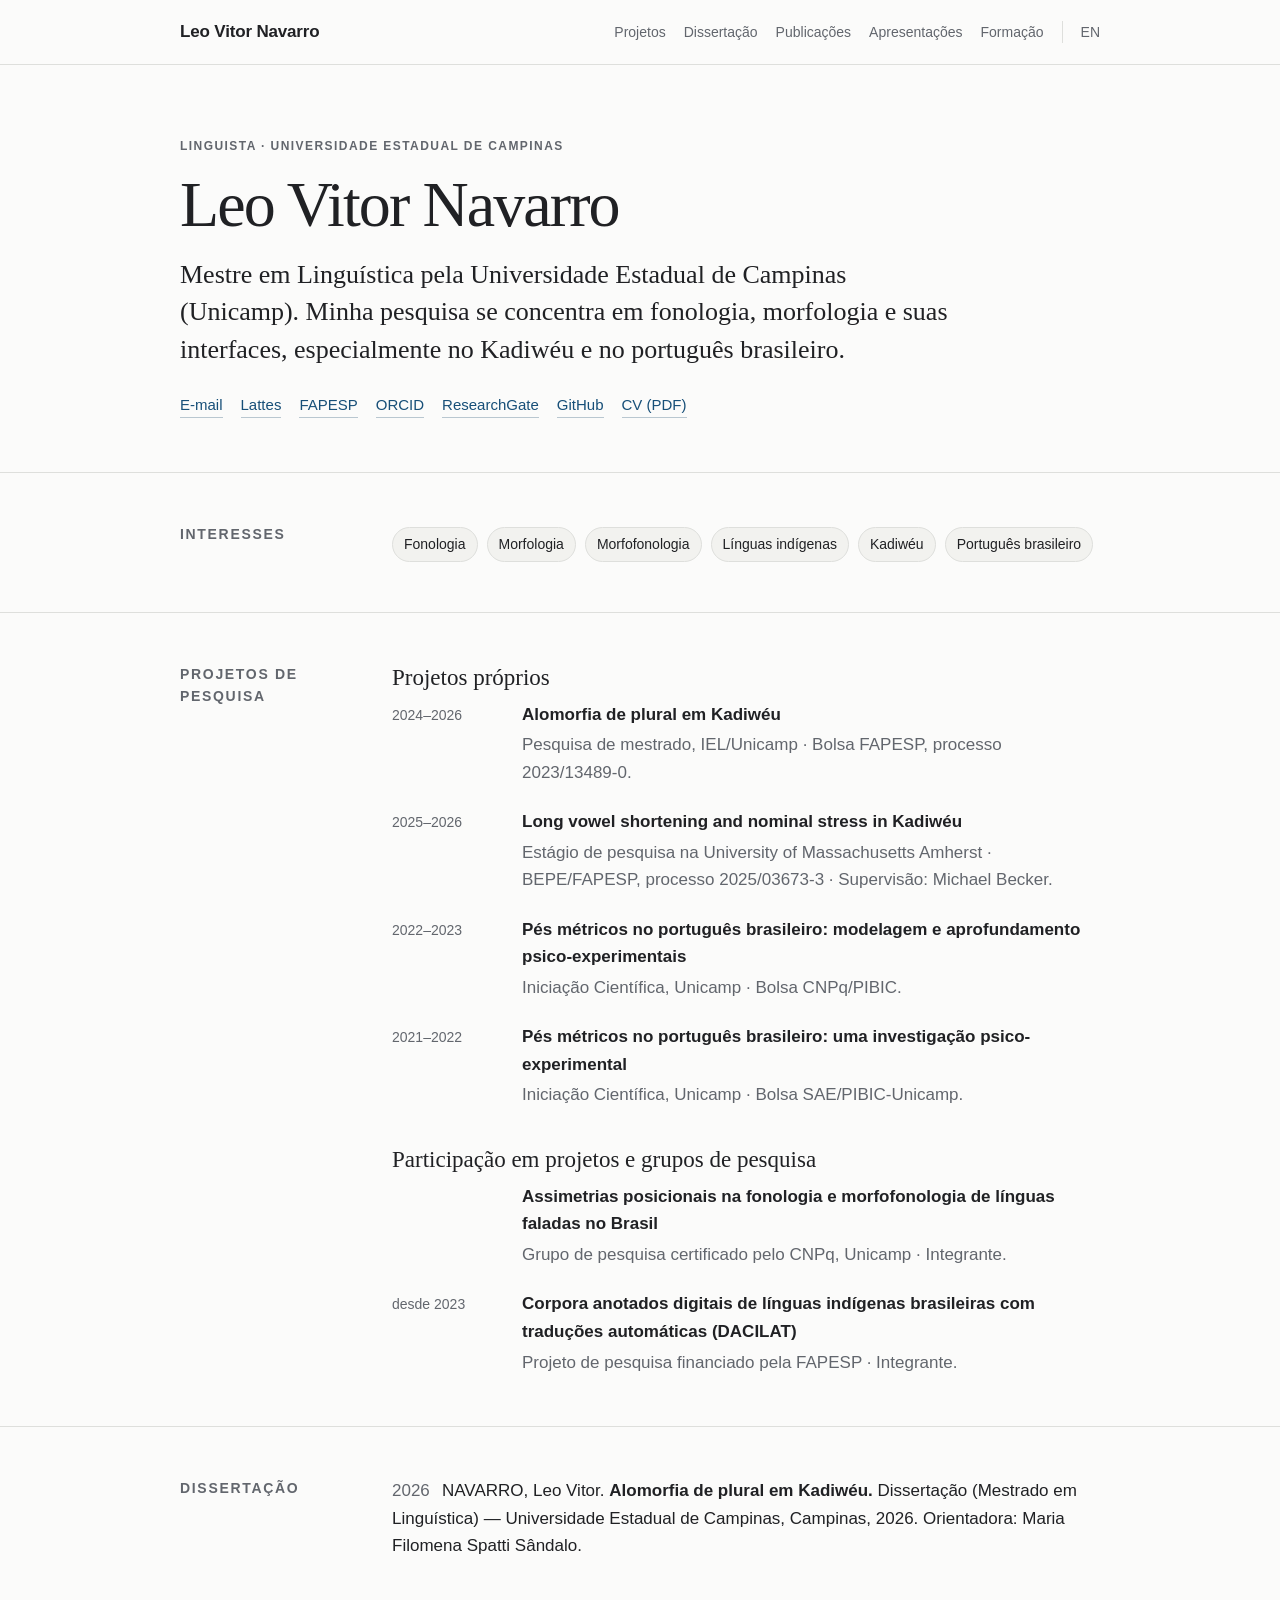
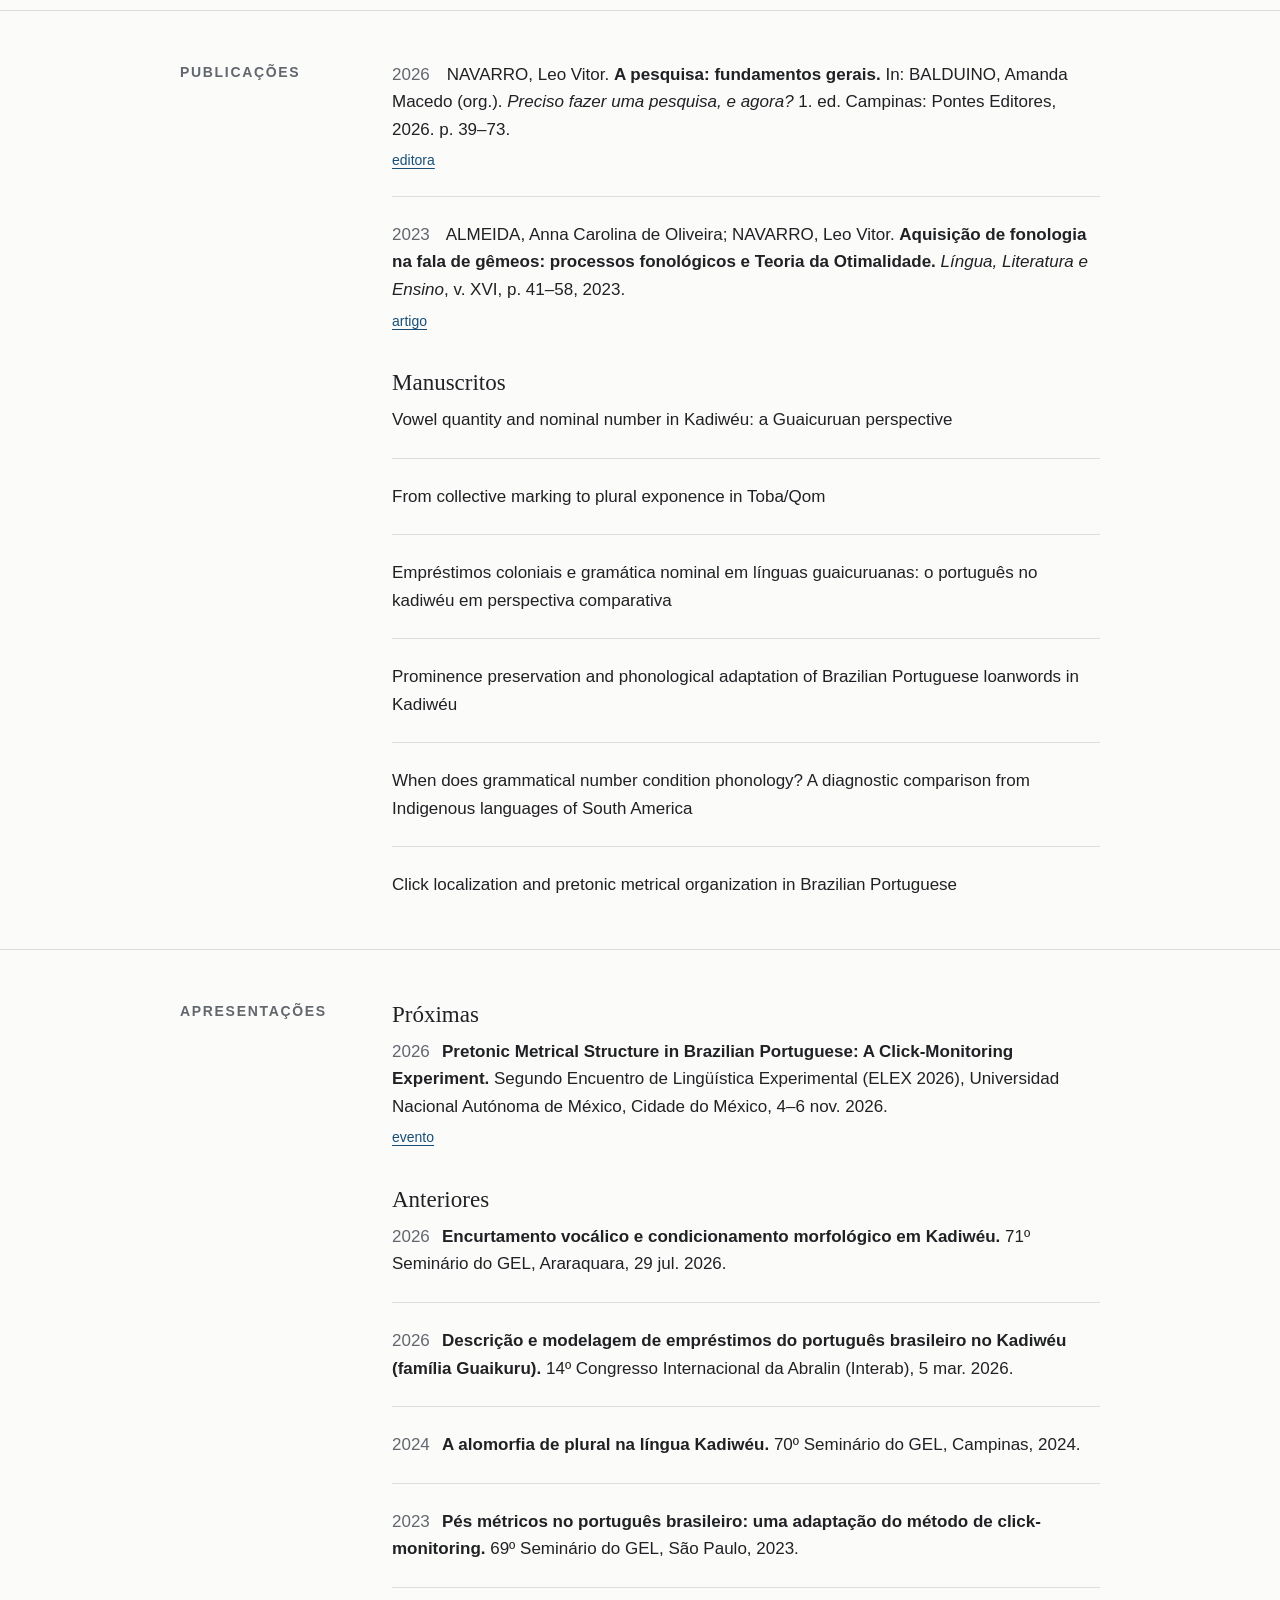
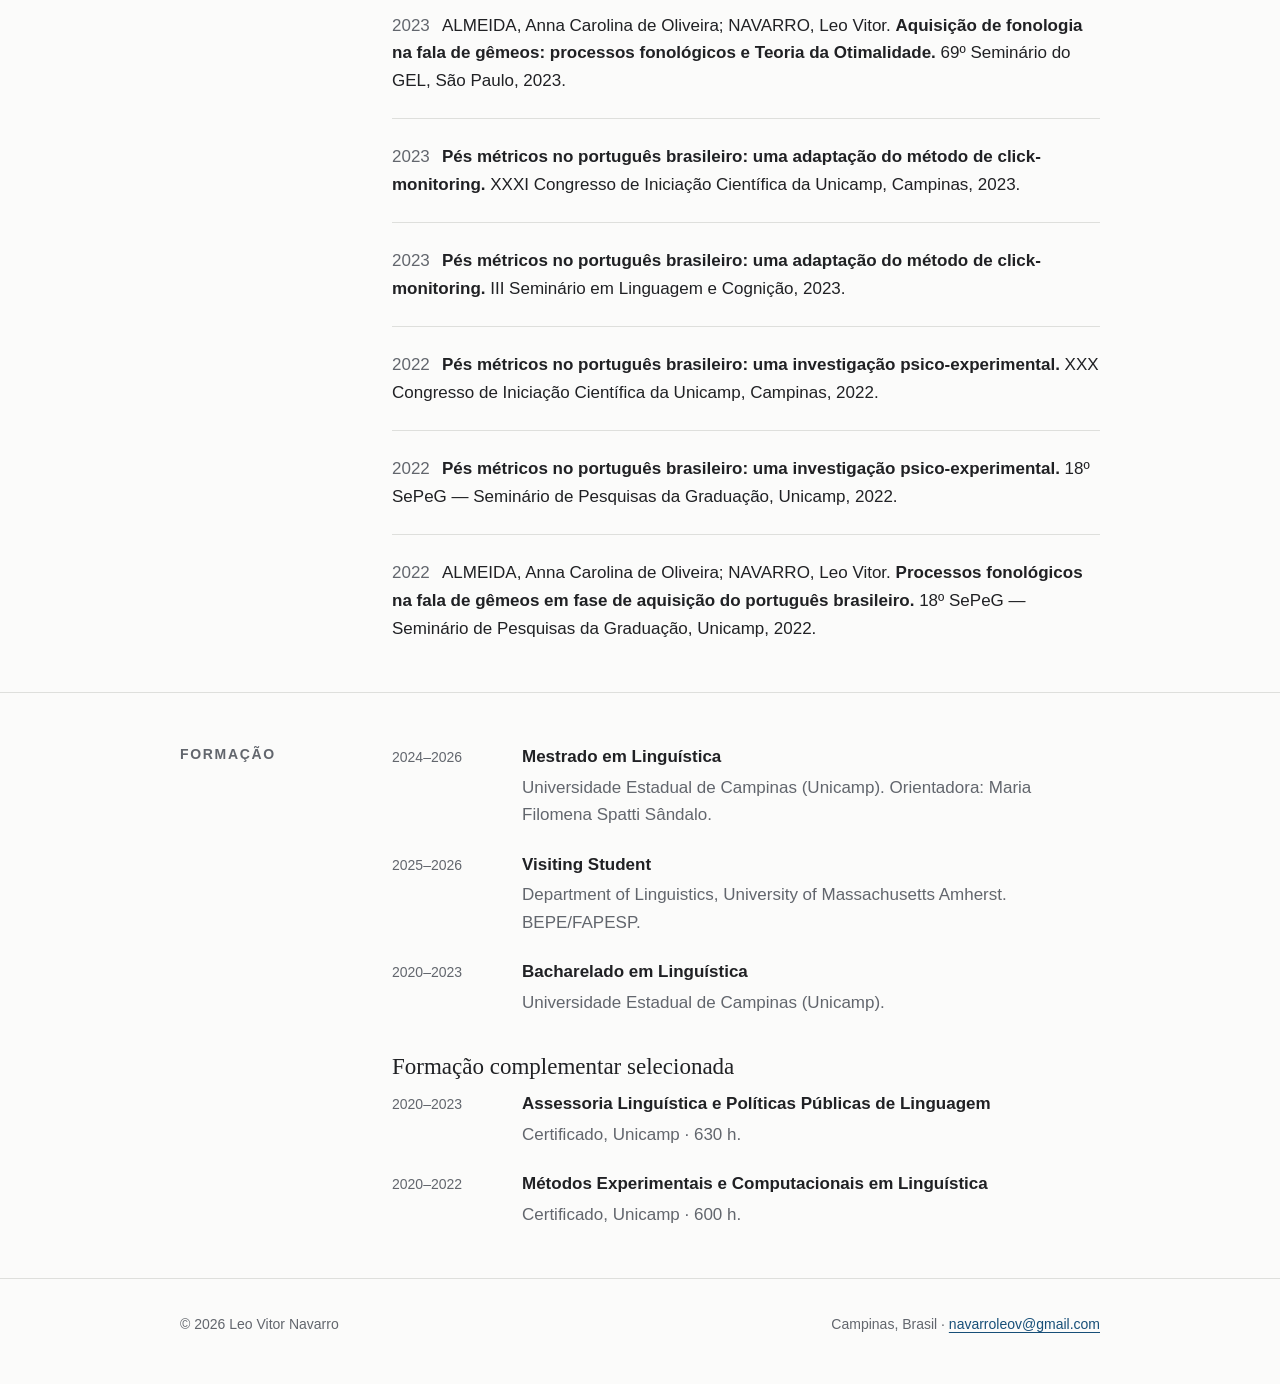
<file: index.html>
<!doctype html>
<html lang="pt-BR">
<head>
  <meta charset="utf-8">
  <meta name="viewport" content="width=device-width, initial-scale=1">
  <meta name="description" content="Leo Vitor Navarro — linguista. Fonologia, morfologia, Kadiwéu e português brasileiro.">
  <title>Leo Vitor Navarro — Linguista</title>
  <link rel="icon" type="image/svg+xml" href="favicon.svg">
  <link rel="stylesheet" href="styles.css">
</head>
<body>
  <a class="skip-link" href="#main">Pular para o conteúdo</a>

  <header class="site-header">
    <nav class="container nav" aria-label="Navegação principal">
      <a class="brand" href="#top">Leo Vitor Navarro</a>
      <div class="nav-links">
        <a href="#projetos">Projetos</a>
        <a href="#dissertacao">Dissertação</a>
        <a href="#publicacoes">Publicações</a>
        <a class="optional" href="#apresentacoes">Apresentações</a>
        <a href="#formacao">Formação</a>
        <a class="lang" href="en/" lang="en">EN</a>
      </div>
    </nav>
  </header>

  <main id="main">
    <div class="hero" id="top">
      <div class="container">
        <p class="eyebrow">Linguista · Universidade Estadual de Campinas</p>
        <h1>Leo Vitor Navarro</h1>
        <p class="lead">Mestre em Linguística pela Universidade Estadual de Campinas (Unicamp). Minha pesquisa se concentra em fonologia, morfologia e suas interfaces, especialmente no Kadiwéu e no português brasileiro.</p>
        <div class="quick-links" aria-label="Perfis acadêmicos">
          <a href="mailto:navarroleov@gmail.com">E-mail</a>
          <a href="http://lattes.cnpq.br/2381672825086246">Lattes</a>
          <a href="https://bv.fapesp.br/pt/pesquisador/730065/leo-vitor-navarro/">FAPESP</a>
          <a href="https://orcid.org/0000-0003-2678-4934">ORCID</a>
          <a href="https://www.researchgate.net/profile/Leo-Navarro-2">ResearchGate</a>
          <a href="https://github.com/leovitornavarro">GitHub</a>
          <a href="cv/leo-vitor-navarro-cv.pdf">CV (PDF)</a>
        </div>
      </div>
    </div>

    <section aria-labelledby="interesses-heading">
      <div class="container section-grid">
        <h2 id="interesses-heading">Interesses</h2>
        <div class="content">
          <ul class="interests">
            <li>Fonologia</li>
            <li>Morfologia</li>
            <li>Morfofonologia</li>
            <li>Línguas indígenas</li>
            <li>Kadiwéu</li>
            <li>Português brasileiro</li>
          </ul>
        </div>
      </div>
    </section>

    <section id="projetos" aria-labelledby="projetos-heading">
      <div class="container section-grid">
        <h2 id="projetos-heading">Projetos de pesquisa</h2>
        <div class="content">
          <h3>Projetos próprios</h3>
          <div class="timeline">
            <div class="timeline-item">
              <div class="date">2024–2026</div>
              <div><strong>Alomorfia de plural em Kadiwéu</strong><p>Pesquisa de mestrado, IEL/Unicamp · Bolsa FAPESP, processo 2023/13489‑0.</p></div>
            </div>
            <div class="timeline-item">
              <div class="date">2025–2026</div>
              <div><strong>Long vowel shortening and nominal stress in Kadiwéu</strong><p>Estágio de pesquisa na University of Massachusetts Amherst · BEPE/FAPESP, processo 2025/03673‑3 · Supervisão: Michael Becker.</p></div>
            </div>
            <div class="timeline-item">
              <div class="date">2022–2023</div>
              <div><strong>Pés métricos no português brasileiro: modelagem e aprofundamento psico-experimentais</strong><p>Iniciação Científica, Unicamp · Bolsa CNPq/PIBIC.</p></div>
            </div>
            <div class="timeline-item">
              <div class="date">2021–2022</div>
              <div><strong>Pés métricos no português brasileiro: uma investigação psico-experimental</strong><p>Iniciação Científica, Unicamp · Bolsa SAE/PIBIC-Unicamp.</p></div>
            </div>
          </div>

          <h3 style="margin-top:36px">Participação em projetos e grupos de pesquisa</h3>
          <div class="timeline">
            <div class="timeline-item">
              <div class="date"></div>
              <div><strong>Assimetrias posicionais na fonologia e morfofonologia de línguas faladas no Brasil</strong><p>Grupo de pesquisa certificado pelo CNPq, Unicamp · Integrante.</p></div>
            </div>
            <div class="timeline-item">
              <div class="date">desde 2023</div>
              <div><strong>Corpora anotados digitais de línguas indígenas brasileiras com traduções automáticas (DACILAT)</strong><p>Projeto de pesquisa financiado pela FAPESP · Integrante.</p></div>
            </div>
          </div>
        </div>
      </div>
    </section>

    <section id="dissertacao" aria-labelledby="dissertacao-heading">
      <div class="container section-grid">
        <h2 id="dissertacao-heading">Dissertação</h2>
        <div class="content">
          <ol class="biblio">
            <li><span class="year">2026</span>NAVARRO, Leo Vitor. <span class="title">Alomorfia de plural em Kadiwéu.</span> Dissertação (Mestrado em Linguística) — Universidade Estadual de Campinas, Campinas, 2026. Orientadora: Maria Filomena Spatti Sândalo.</li>
          </ol>
        </div>
      </div>
    </section>

    <section id="publicacoes" aria-labelledby="publicacoes-heading">
      <div class="container section-grid">
        <h2 id="publicacoes-heading">Publicações</h2>
        <div class="content">
          <ol class="biblio">
            <li>
              <span class="year">2026</span>
              NAVARRO, Leo Vitor. <span class="title">A pesquisa: fundamentos gerais.</span> In: BALDUINO, Amanda Macedo (org.). <em>Preciso fazer uma pesquisa, e agora?</em> 1. ed. Campinas: Pontes Editores, 2026. p. 39–73.
              <div class="links"><a href="https://ponteseditores.com.br/loja3/loja/preciso-fazer-uma-pesquisa-e-agora/">editora</a></div>
            </li>
            <li>
              <span class="year">2023</span>
              ALMEIDA, Anna Carolina de Oliveira; NAVARRO, Leo Vitor. <span class="title">Aquisição de fonologia na fala de gêmeos: processos fonológicos e Teoria da Otimalidade.</span> <em>Língua, Literatura e Ensino</em>, v. XVI, p. 41–58, 2023.
              <div class="links"><a href="https://revistas.iel.unicamp.br/index.php/lle/article/view/6676">artigo</a></div>
            </li>
          </ol>

          <h3 style="margin-top:36px">Manuscritos</h3>
          <ol class="biblio manuscripts">
            <li>Vowel quantity and nominal number in Kadiwéu: a Guaicuruan perspective</li>
            <li>From collective marking to plural exponence in Toba/Qom</li>
            <li>Empréstimos coloniais e gramática nominal em línguas guaicuruanas: o português no kadiwéu em perspectiva comparativa</li>
            <li>Prominence preservation and phonological adaptation of Brazilian Portuguese loanwords in Kadiwéu</li>
            <li>When does grammatical number condition phonology? A diagnostic comparison from Indigenous languages of South America</li>
            <li>Click localization and pretonic metrical organization in Brazilian Portuguese</li>
          </ol>
        </div>
      </div>
    </section>

    <section id="apresentacoes" aria-labelledby="apresentacoes-heading">
      <div class="container section-grid">
        <h2 id="apresentacoes-heading">Apresentações</h2>
        <div class="content">
          <h3>Próximas</h3>
          <ol class="biblio">
            <li><span class="year">2026</span><span class="title">Pretonic Metrical Structure in Brazilian Portuguese: A Click-Monitoring Experiment.</span> Segundo Encuentro de Lingüística Experimental (ELEX 2026), Universidad Nacional Autónoma de México, Cidade do México, 4–6 nov. 2026.<div class="links"><a href="https://eventos.enallt.unam.mx/elex/">evento</a></div></li>
          </ol>

          <h3 style="margin-top:36px">Anteriores</h3>
          <ol class="biblio">
            <li><span class="year">2026</span><span class="title">Encurtamento vocálico e condicionamento morfológico em Kadiwéu.</span> 71º Seminário do GEL, Araraquara, 29 jul. 2026.</li>
            <li><span class="year">2026</span><span class="title">Descrição e modelagem de empréstimos do português brasileiro no Kadiwéu (família Guaikuru).</span> 14º Congresso Internacional da Abralin (Interab), 5 mar. 2026.</li>
            <li><span class="year">2024</span><span class="title">A alomorfia de plural na língua Kadiwéu.</span> 70º Seminário do GEL, Campinas, 2024.</li>
            <li><span class="year">2023</span><span class="title">Pés métricos no português brasileiro: uma adaptação do método de click-monitoring.</span> 69º Seminário do GEL, São Paulo, 2023.</li>
            <li><span class="year">2023</span>ALMEIDA, Anna Carolina de Oliveira; NAVARRO, Leo Vitor. <span class="title">Aquisição de fonologia na fala de gêmeos: processos fonológicos e Teoria da Otimalidade.</span> 69º Seminário do GEL, São Paulo, 2023.</li>
            <li><span class="year">2023</span><span class="title">Pés métricos no português brasileiro: uma adaptação do método de click-monitoring.</span> XXXI Congresso de Iniciação Científica da Unicamp, Campinas, 2023.</li>
            <li><span class="year">2023</span><span class="title">Pés métricos no português brasileiro: uma adaptação do método de click-monitoring.</span> III Seminário em Linguagem e Cognição, 2023.</li>
            <li><span class="year">2022</span><span class="title">Pés métricos no português brasileiro: uma investigação psico-experimental.</span> XXX Congresso de Iniciação Científica da Unicamp, Campinas, 2022.</li>
            <li><span class="year">2022</span><span class="title">Pés métricos no português brasileiro: uma investigação psico-experimental.</span> 18º SePeG — Seminário de Pesquisas da Graduação, Unicamp, 2022.</li>
            <li><span class="year">2022</span>ALMEIDA, Anna Carolina de Oliveira; NAVARRO, Leo Vitor. <span class="title">Processos fonológicos na fala de gêmeos em fase de aquisição do português brasileiro.</span> 18º SePeG — Seminário de Pesquisas da Graduação, Unicamp, 2022.</li>
          </ol>
        </div>
      </div>
    </section>

    <section id="formacao" aria-labelledby="formacao-heading">
      <div class="container section-grid">
        <h2 id="formacao-heading">Formação</h2>
        <div class="content">
          <div class="timeline">
            <div class="timeline-item">
              <div class="date">2024–2026</div>
              <div><strong>Mestrado em Linguística</strong><p>Universidade Estadual de Campinas (Unicamp). Orientadora: Maria Filomena Spatti Sândalo.</p></div>
            </div>
            <div class="timeline-item">
              <div class="date">2025–2026</div>
              <div><strong>Visiting Student</strong><p>Department of Linguistics, University of Massachusetts Amherst. BEPE/FAPESP.</p></div>
            </div>
            <div class="timeline-item">
              <div class="date">2020–2023</div>
              <div><strong>Bacharelado em Linguística</strong><p>Universidade Estadual de Campinas (Unicamp).</p></div>
            </div>
          </div>

          <h3 style="margin-top:36px">Formação complementar selecionada</h3>
          <div class="timeline">
            <div class="timeline-item">
              <div class="date">2020–2023</div>
              <div><strong>Assessoria Linguística e Políticas Públicas de Linguagem</strong><p>Certificado, Unicamp · 630 h.</p></div>
            </div>
            <div class="timeline-item">
              <div class="date">2020–2022</div>
              <div><strong>Métodos Experimentais e Computacionais em Linguística</strong><p>Certificado, Unicamp · 600 h.</p></div>
            </div>
          </div>
        </div>
      </div>
    </section>
  </main>

  <footer>
    <div class="container footer-row">
      <span>© 2026 Leo Vitor Navarro</span>
      <span>Campinas, Brasil · <a href="mailto:navarroleov@gmail.com">navarroleov@gmail.com</a></span>
    </div>
  </footer>
</body>
</html>
</file>
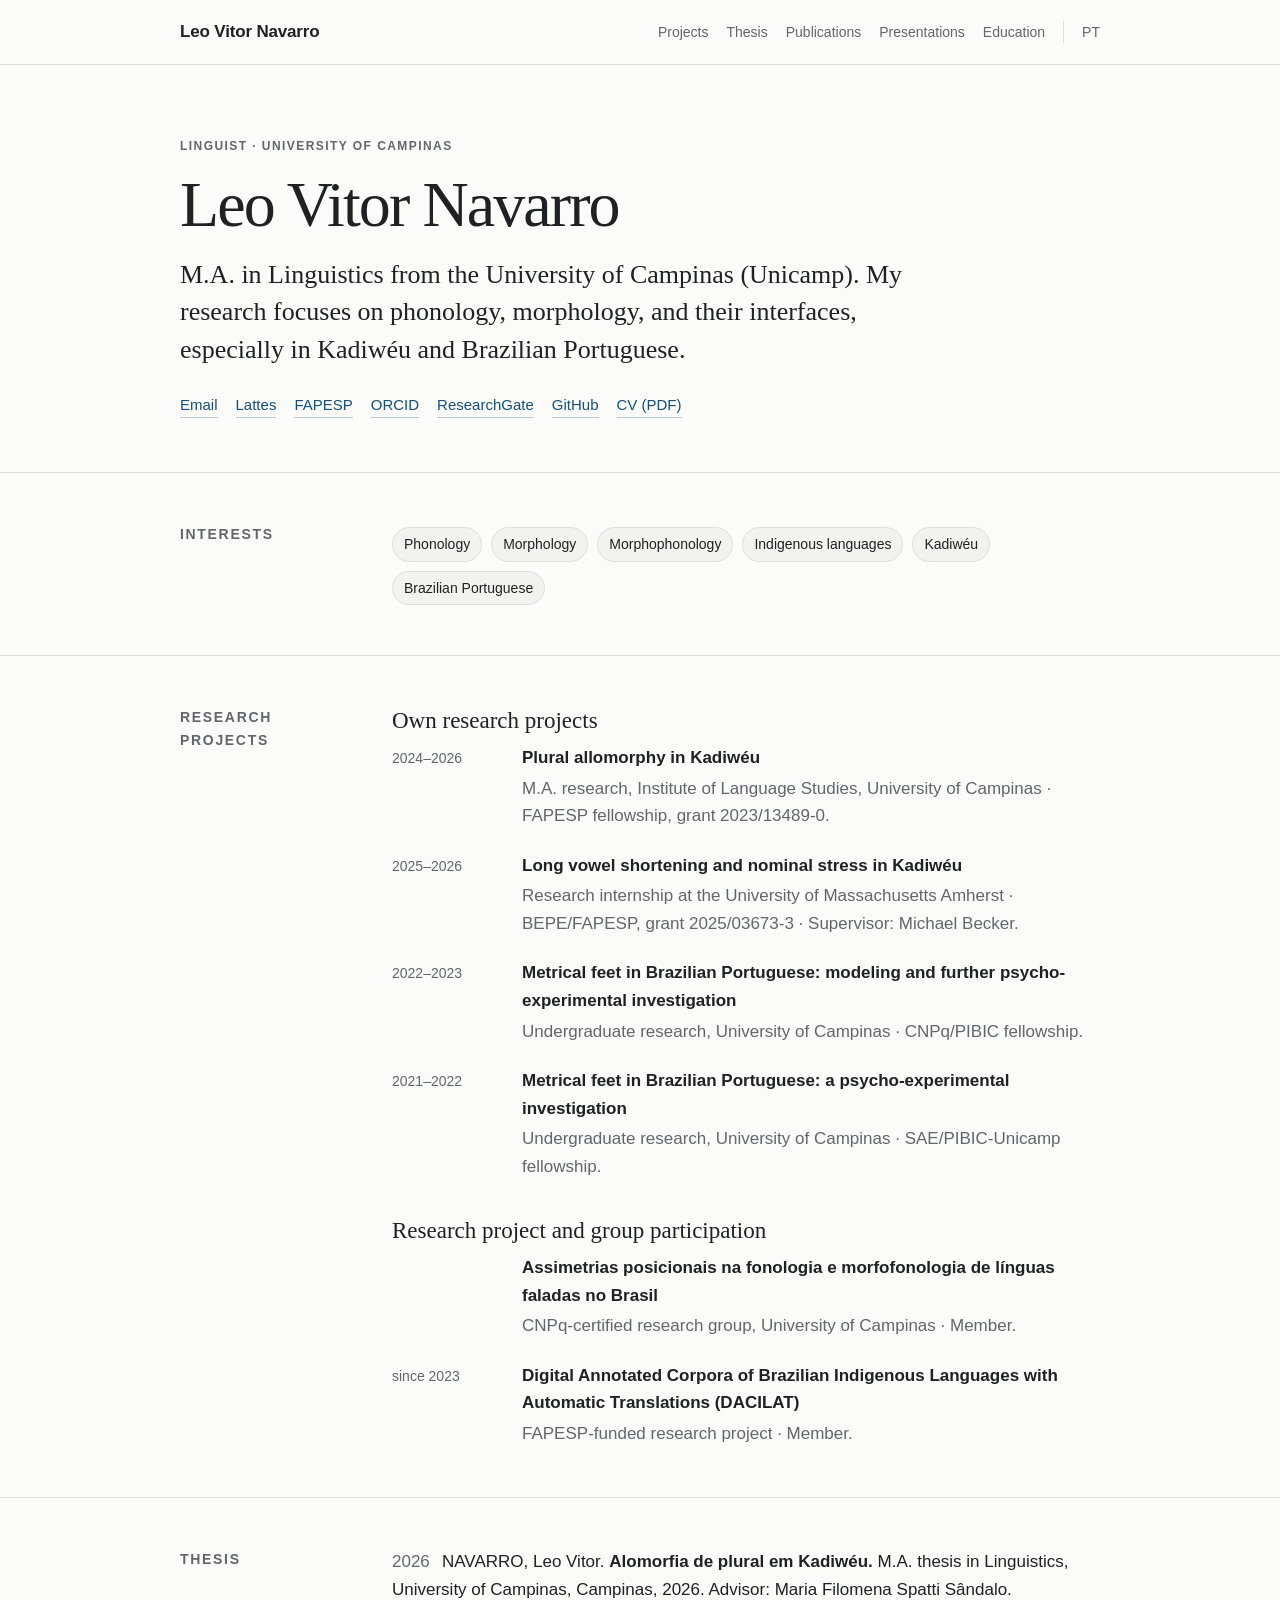
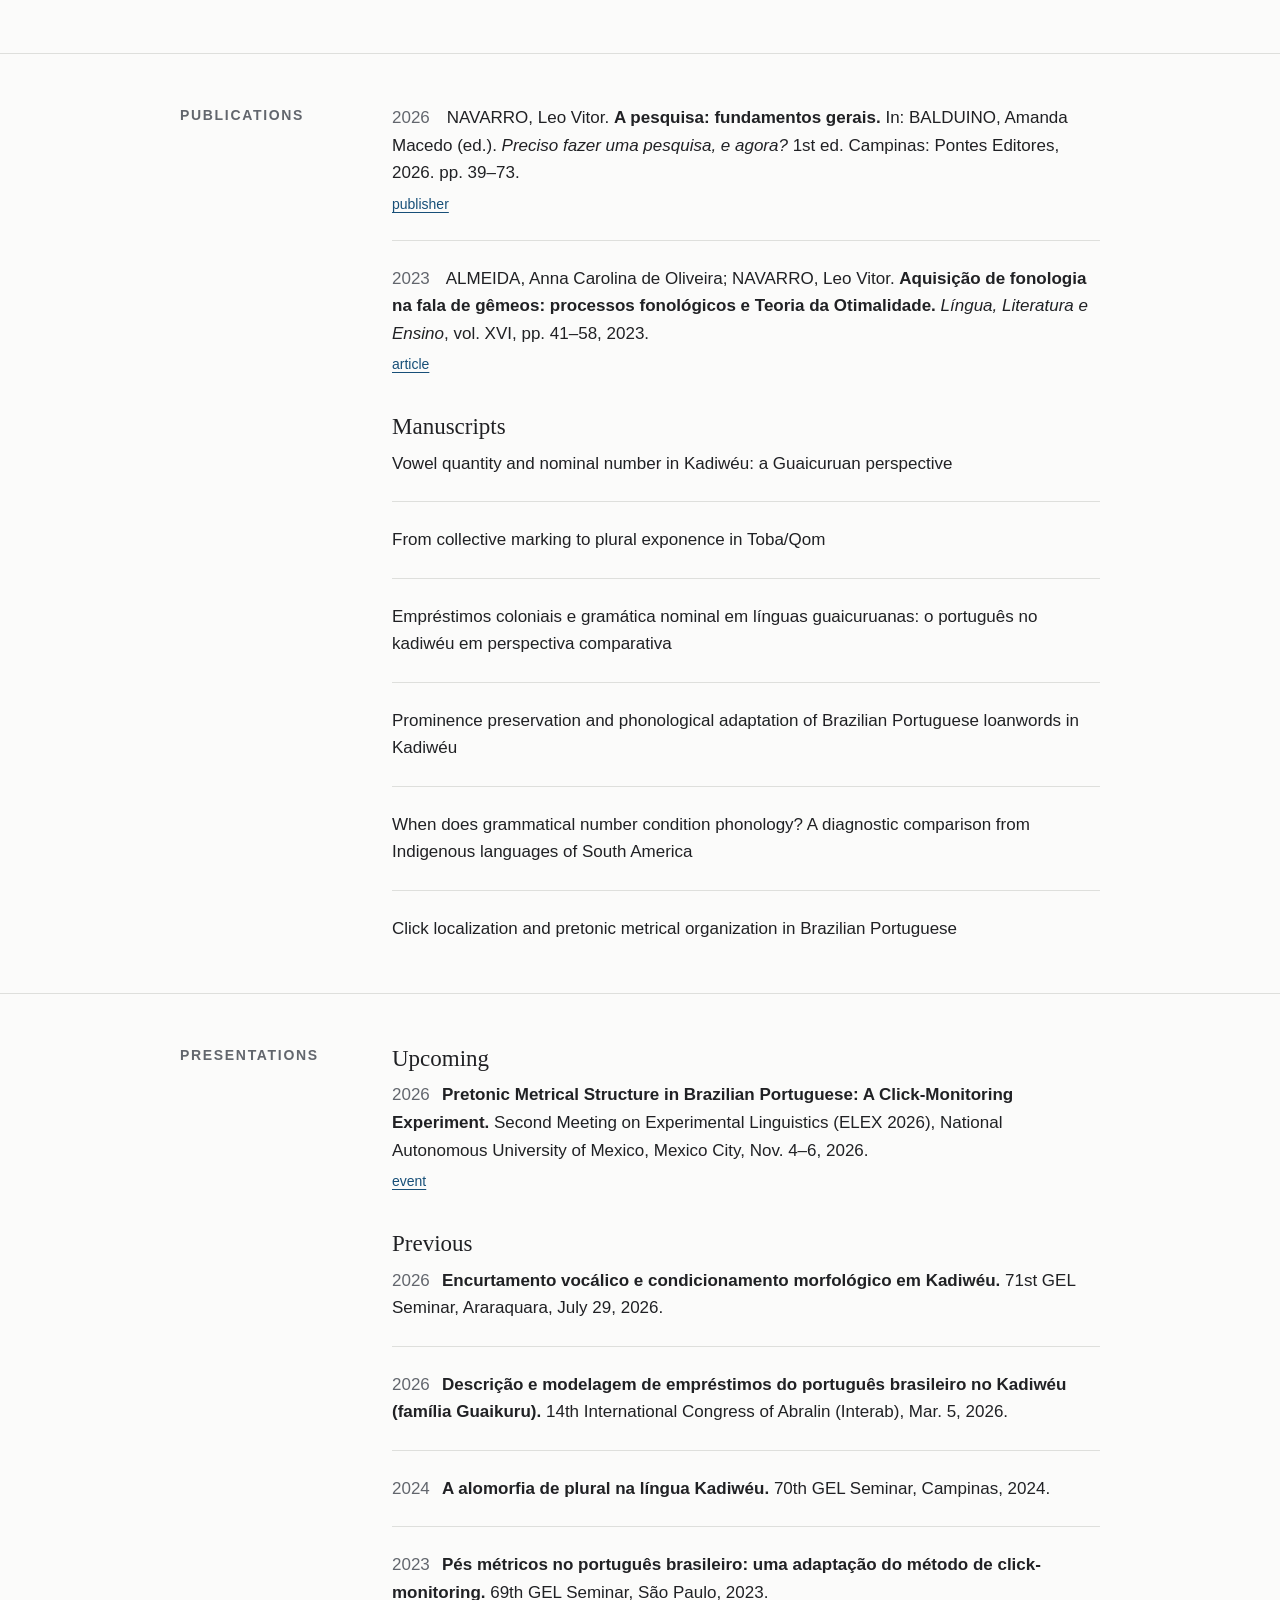
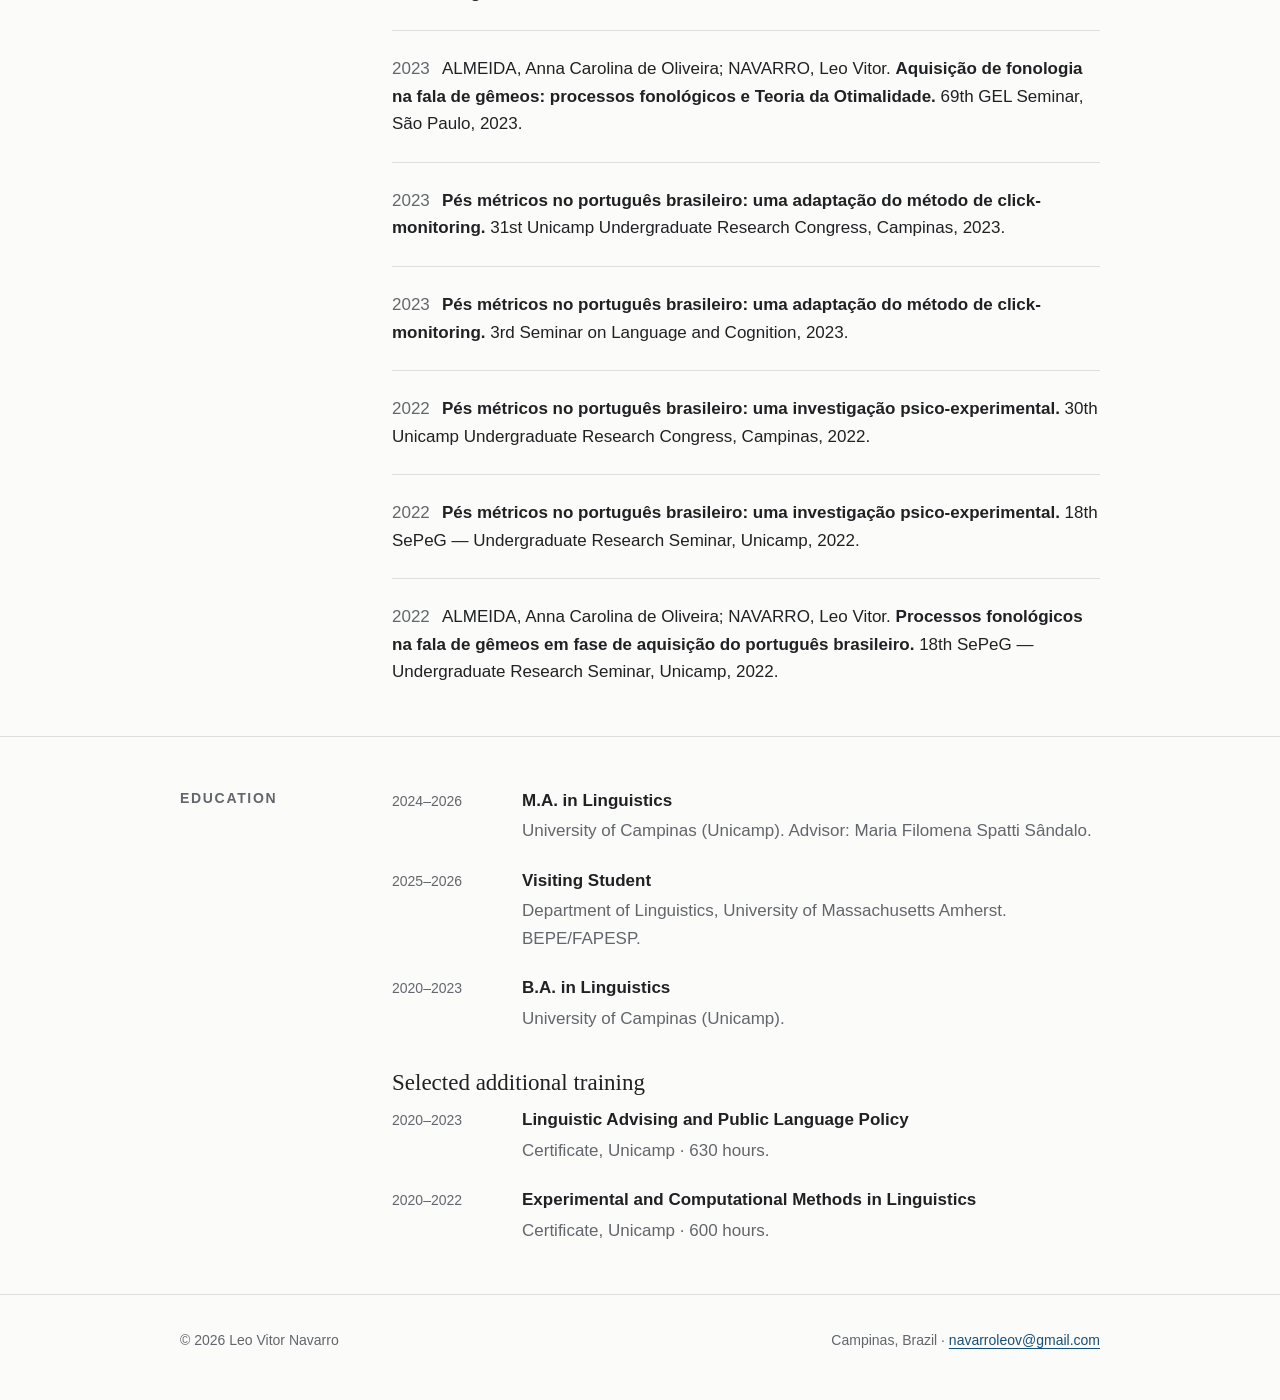
<file: en/index.html>
<!doctype html>
<html lang="en">
<head>
  <meta charset="utf-8">
  <meta name="viewport" content="width=device-width, initial-scale=1">
  <meta name="description" content="Leo Vitor Navarro — linguist. Phonology, morphology, Kadiwéu, and Brazilian Portuguese.">
  <title>Leo Vitor Navarro — Linguist</title>
  <link rel="icon" type="image/svg+xml" href="../favicon.svg">
  <link rel="stylesheet" href="../styles.css">
</head>
<body>
  <a class="skip-link" href="#main">Skip to content</a>

  <header class="site-header">
    <nav class="container nav" aria-label="Main navigation">
      <a class="brand" href="#top">Leo Vitor Navarro</a>
      <div class="nav-links">
        <a href="#projects">Projects</a>
        <a href="#thesis">Thesis</a>
        <a href="#publications">Publications</a>
        <a class="optional" href="#presentations">Presentations</a>
        <a href="#education">Education</a>
        <a class="lang" href="../" lang="pt-BR">PT</a>
      </div>
    </nav>
  </header>

  <main id="main">
    <div class="hero" id="top">
      <div class="container">
        <p class="eyebrow">Linguist · University of Campinas</p>
        <h1>Leo Vitor Navarro</h1>
        <p class="lead">M.A. in Linguistics from the University of Campinas (Unicamp). My research focuses on phonology, morphology, and their interfaces, especially in Kadiwéu and Brazilian Portuguese.</p>
        <div class="quick-links" aria-label="Academic profiles">
          <a href="mailto:navarroleov@gmail.com">Email</a>
          <a href="http://lattes.cnpq.br/2381672825086246">Lattes</a>
          <a href="https://bv.fapesp.br/en/pesquisador/730065/leo-vitor-navarro/">FAPESP</a>
          <a href="https://orcid.org/0000-0003-2678-4934">ORCID</a>
          <a href="https://www.researchgate.net/profile/Leo-Navarro-2">ResearchGate</a>
          <a href="https://github.com/leovitornavarro">GitHub</a>
          <a href="../cv/leo-vitor-navarro-cv.pdf">CV (PDF)</a>
        </div>
      </div>
    </div>

    <section aria-labelledby="interests-heading">
      <div class="container section-grid">
        <h2 id="interests-heading">Interests</h2>
        <div class="content">
          <ul class="interests">
            <li>Phonology</li>
            <li>Morphology</li>
            <li>Morphophonology</li>
            <li>Indigenous languages</li>
            <li>Kadiwéu</li>
            <li>Brazilian Portuguese</li>
          </ul>
        </div>
      </div>
    </section>

    <section id="projects" aria-labelledby="projects-heading">
      <div class="container section-grid">
        <h2 id="projects-heading">Research projects</h2>
        <div class="content">
          <h3>Own research projects</h3>
          <div class="timeline">
            <div class="timeline-item">
              <div class="date">2024–2026</div>
              <div><strong>Plural allomorphy in Kadiwéu</strong><p>M.A. research, Institute of Language Studies, University of Campinas · FAPESP fellowship, grant 2023/13489‑0.</p></div>
            </div>
            <div class="timeline-item">
              <div class="date">2025–2026</div>
              <div><strong>Long vowel shortening and nominal stress in Kadiwéu</strong><p>Research internship at the University of Massachusetts Amherst · BEPE/FAPESP, grant 2025/03673‑3 · Supervisor: Michael Becker.</p></div>
            </div>
            <div class="timeline-item">
              <div class="date">2022–2023</div>
              <div><strong>Metrical feet in Brazilian Portuguese: modeling and further psycho-experimental investigation</strong><p>Undergraduate research, University of Campinas · CNPq/PIBIC fellowship.</p></div>
            </div>
            <div class="timeline-item">
              <div class="date">2021–2022</div>
              <div><strong>Metrical feet in Brazilian Portuguese: a psycho-experimental investigation</strong><p>Undergraduate research, University of Campinas · SAE/PIBIC-Unicamp fellowship.</p></div>
            </div>
          </div>

          <h3 style="margin-top:36px">Research project and group participation</h3>
          <div class="timeline">
            <div class="timeline-item">
              <div class="date"></div>
              <div><strong>Assimetrias posicionais na fonologia e morfofonologia de línguas faladas no Brasil</strong><p>CNPq-certified research group, University of Campinas · Member.</p></div>
            </div>
            <div class="timeline-item">
              <div class="date">since 2023</div>
              <div><strong>Digital Annotated Corpora of Brazilian Indigenous Languages with Automatic Translations (DACILAT)</strong><p>FAPESP-funded research project · Member.</p></div>
            </div>
          </div>
        </div>
      </div>
    </section>

    <section id="thesis" aria-labelledby="thesis-heading">
      <div class="container section-grid">
        <h2 id="thesis-heading">Thesis</h2>
        <div class="content">
          <ol class="biblio">
            <li><span class="year">2026</span>NAVARRO, Leo Vitor. <span class="title">Alomorfia de plural em Kadiwéu.</span> M.A. thesis in Linguistics, University of Campinas, Campinas, 2026. Advisor: Maria Filomena Spatti Sândalo.</li>
          </ol>
        </div>
      </div>
    </section>

    <section id="publications" aria-labelledby="publications-heading">
      <div class="container section-grid">
        <h2 id="publications-heading">Publications</h2>
        <div class="content">
          <ol class="biblio">
            <li>
              <span class="year">2026</span>
              NAVARRO, Leo Vitor. <span class="title">A pesquisa: fundamentos gerais.</span> In: BALDUINO, Amanda Macedo (ed.). <em>Preciso fazer uma pesquisa, e agora?</em> 1st ed. Campinas: Pontes Editores, 2026. pp. 39–73.
              <div class="links"><a href="https://ponteseditores.com.br/loja3/loja/preciso-fazer-uma-pesquisa-e-agora/">publisher</a></div>
            </li>
            <li>
              <span class="year">2023</span>
              ALMEIDA, Anna Carolina de Oliveira; NAVARRO, Leo Vitor. <span class="title">Aquisição de fonologia na fala de gêmeos: processos fonológicos e Teoria da Otimalidade.</span> <em>Língua, Literatura e Ensino</em>, vol. XVI, pp. 41–58, 2023.
              <div class="links"><a href="https://revistas.iel.unicamp.br/index.php/lle/article/view/6676">article</a></div>
            </li>
          </ol>

          <h3 style="margin-top:36px">Manuscripts</h3>
          <ol class="biblio manuscripts">
            <li>Vowel quantity and nominal number in Kadiwéu: a Guaicuruan perspective</li>
            <li>From collective marking to plural exponence in Toba/Qom</li>
            <li>Empréstimos coloniais e gramática nominal em línguas guaicuruanas: o português no kadiwéu em perspectiva comparativa</li>
            <li>Prominence preservation and phonological adaptation of Brazilian Portuguese loanwords in Kadiwéu</li>
            <li>When does grammatical number condition phonology? A diagnostic comparison from Indigenous languages of South America</li>
            <li>Click localization and pretonic metrical organization in Brazilian Portuguese</li>
          </ol>
        </div>
      </div>
    </section>

    <section id="presentations" aria-labelledby="presentations-heading">
      <div class="container section-grid">
        <h2 id="presentations-heading">Presentations</h2>
        <div class="content">
          <h3>Upcoming</h3>
          <ol class="biblio">
            <li><span class="year">2026</span><span class="title">Pretonic Metrical Structure in Brazilian Portuguese: A Click-Monitoring Experiment.</span> Second Meeting on Experimental Linguistics (ELEX 2026), National Autonomous University of Mexico, Mexico City, Nov. 4–6, 2026.<div class="links"><a href="https://eventos.enallt.unam.mx/elex/">event</a></div></li>
          </ol>

          <h3 style="margin-top:36px">Previous</h3>
          <ol class="biblio">
            <li><span class="year">2026</span><span class="title">Encurtamento vocálico e condicionamento morfológico em Kadiwéu.</span> 71st GEL Seminar, Araraquara, July 29, 2026.</li>
            <li><span class="year">2026</span><span class="title">Descrição e modelagem de empréstimos do português brasileiro no Kadiwéu (família Guaikuru).</span> 14th International Congress of Abralin (Interab), Mar. 5, 2026.</li>
            <li><span class="year">2024</span><span class="title">A alomorfia de plural na língua Kadiwéu.</span> 70th GEL Seminar, Campinas, 2024.</li>
            <li><span class="year">2023</span><span class="title">Pés métricos no português brasileiro: uma adaptação do método de click-monitoring.</span> 69th GEL Seminar, São Paulo, 2023.</li>
            <li><span class="year">2023</span>ALMEIDA, Anna Carolina de Oliveira; NAVARRO, Leo Vitor. <span class="title">Aquisição de fonologia na fala de gêmeos: processos fonológicos e Teoria da Otimalidade.</span> 69th GEL Seminar, São Paulo, 2023.</li>
            <li><span class="year">2023</span><span class="title">Pés métricos no português brasileiro: uma adaptação do método de click-monitoring.</span> 31st Unicamp Undergraduate Research Congress, Campinas, 2023.</li>
            <li><span class="year">2023</span><span class="title">Pés métricos no português brasileiro: uma adaptação do método de click-monitoring.</span> 3rd Seminar on Language and Cognition, 2023.</li>
            <li><span class="year">2022</span><span class="title">Pés métricos no português brasileiro: uma investigação psico-experimental.</span> 30th Unicamp Undergraduate Research Congress, Campinas, 2022.</li>
            <li><span class="year">2022</span><span class="title">Pés métricos no português brasileiro: uma investigação psico-experimental.</span> 18th SePeG — Undergraduate Research Seminar, Unicamp, 2022.</li>
            <li><span class="year">2022</span>ALMEIDA, Anna Carolina de Oliveira; NAVARRO, Leo Vitor. <span class="title">Processos fonológicos na fala de gêmeos em fase de aquisição do português brasileiro.</span> 18th SePeG — Undergraduate Research Seminar, Unicamp, 2022.</li>
          </ol>
        </div>
      </div>
    </section>

    <section id="education" aria-labelledby="education-heading">
      <div class="container section-grid">
        <h2 id="education-heading">Education</h2>
        <div class="content">
          <div class="timeline">
            <div class="timeline-item">
              <div class="date">2024–2026</div>
              <div><strong>M.A. in Linguistics</strong><p>University of Campinas (Unicamp). Advisor: Maria Filomena Spatti Sândalo.</p></div>
            </div>
            <div class="timeline-item">
              <div class="date">2025–2026</div>
              <div><strong>Visiting Student</strong><p>Department of Linguistics, University of Massachusetts Amherst. BEPE/FAPESP.</p></div>
            </div>
            <div class="timeline-item">
              <div class="date">2020–2023</div>
              <div><strong>B.A. in Linguistics</strong><p>University of Campinas (Unicamp).</p></div>
            </div>
          </div>

          <h3 style="margin-top:36px">Selected additional training</h3>
          <div class="timeline">
            <div class="timeline-item">
              <div class="date">2020–2023</div>
              <div><strong>Linguistic Advising and Public Language Policy</strong><p>Certificate, Unicamp · 630 hours.</p></div>
            </div>
            <div class="timeline-item">
              <div class="date">2020–2022</div>
              <div><strong>Experimental and Computational Methods in Linguistics</strong><p>Certificate, Unicamp · 600 hours.</p></div>
            </div>
          </div>
        </div>
      </div>
    </section>
  </main>

  <footer>
    <div class="container footer-row">
      <span>© 2026 Leo Vitor Navarro</span>
      <span>Campinas, Brazil · <a href="mailto:navarroleov@gmail.com">navarroleov@gmail.com</a></span>
    </div>
  </footer>
</body>
</html>
</file>
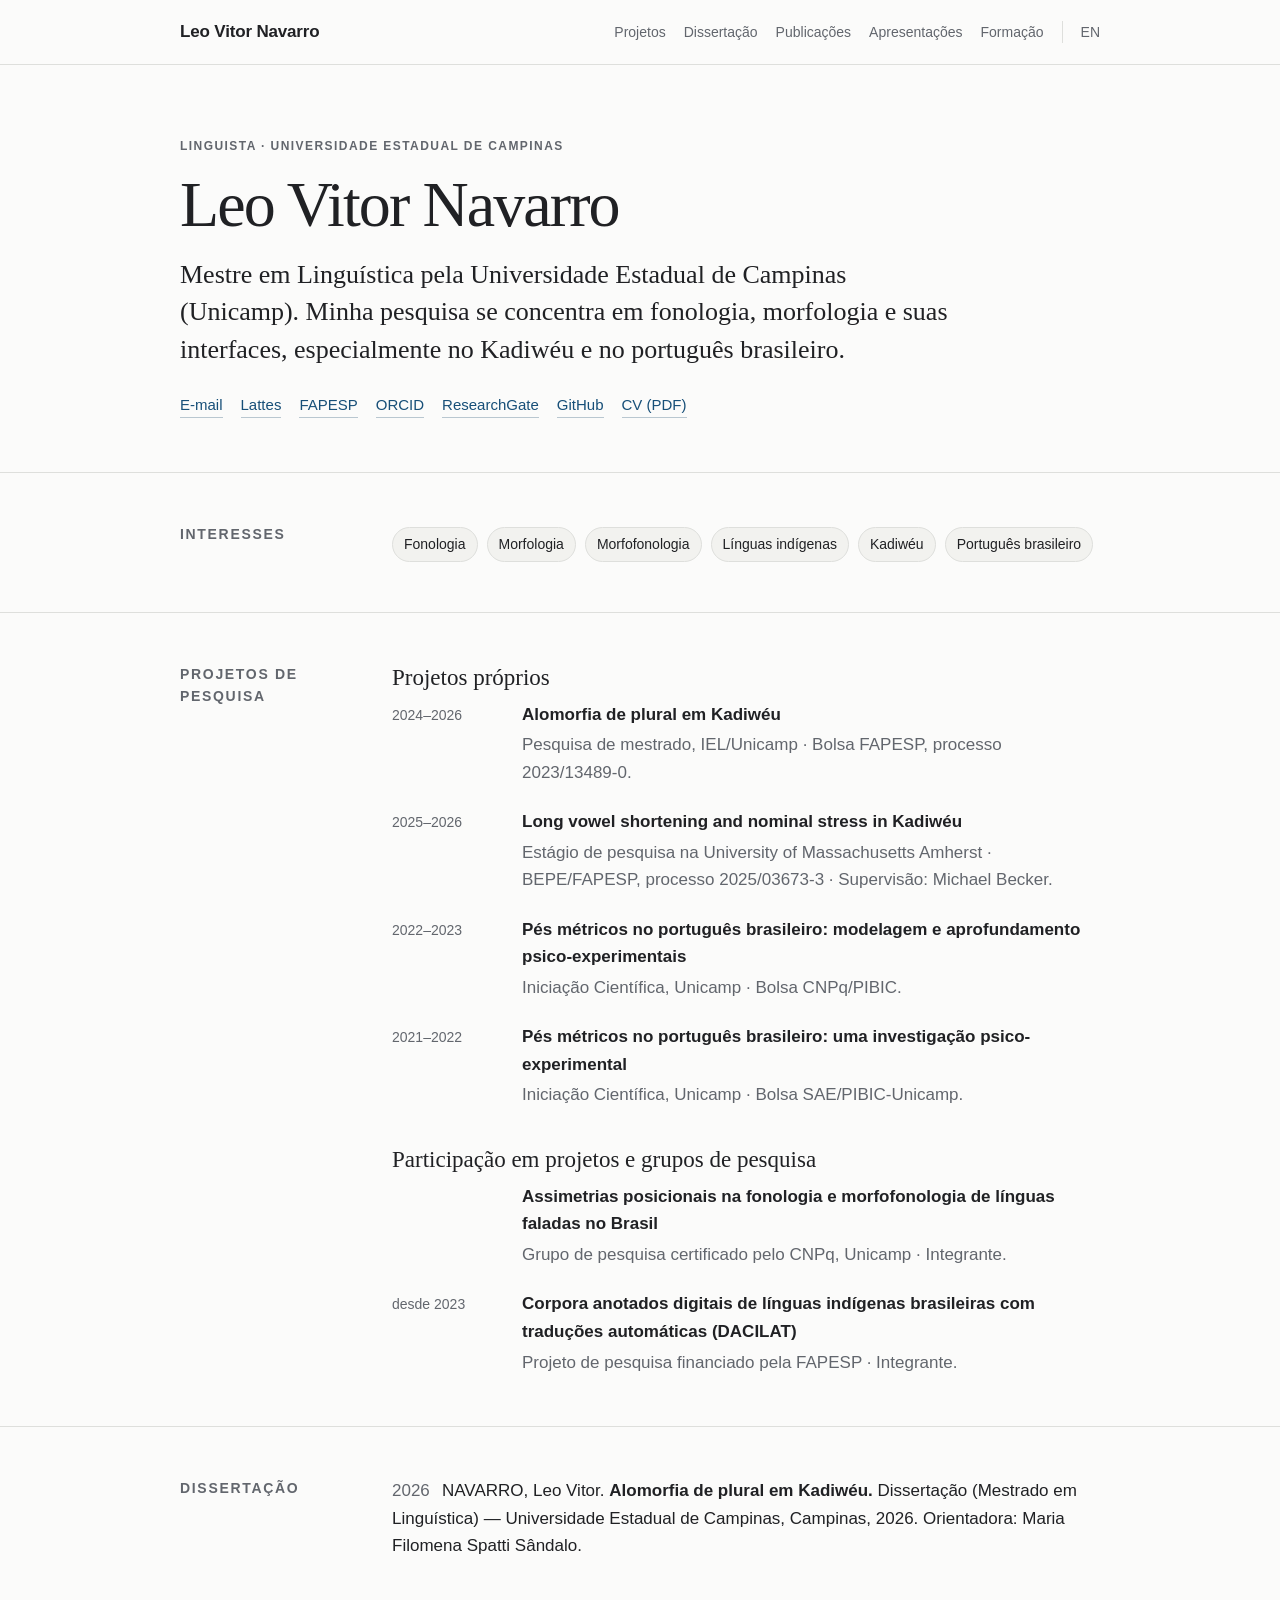
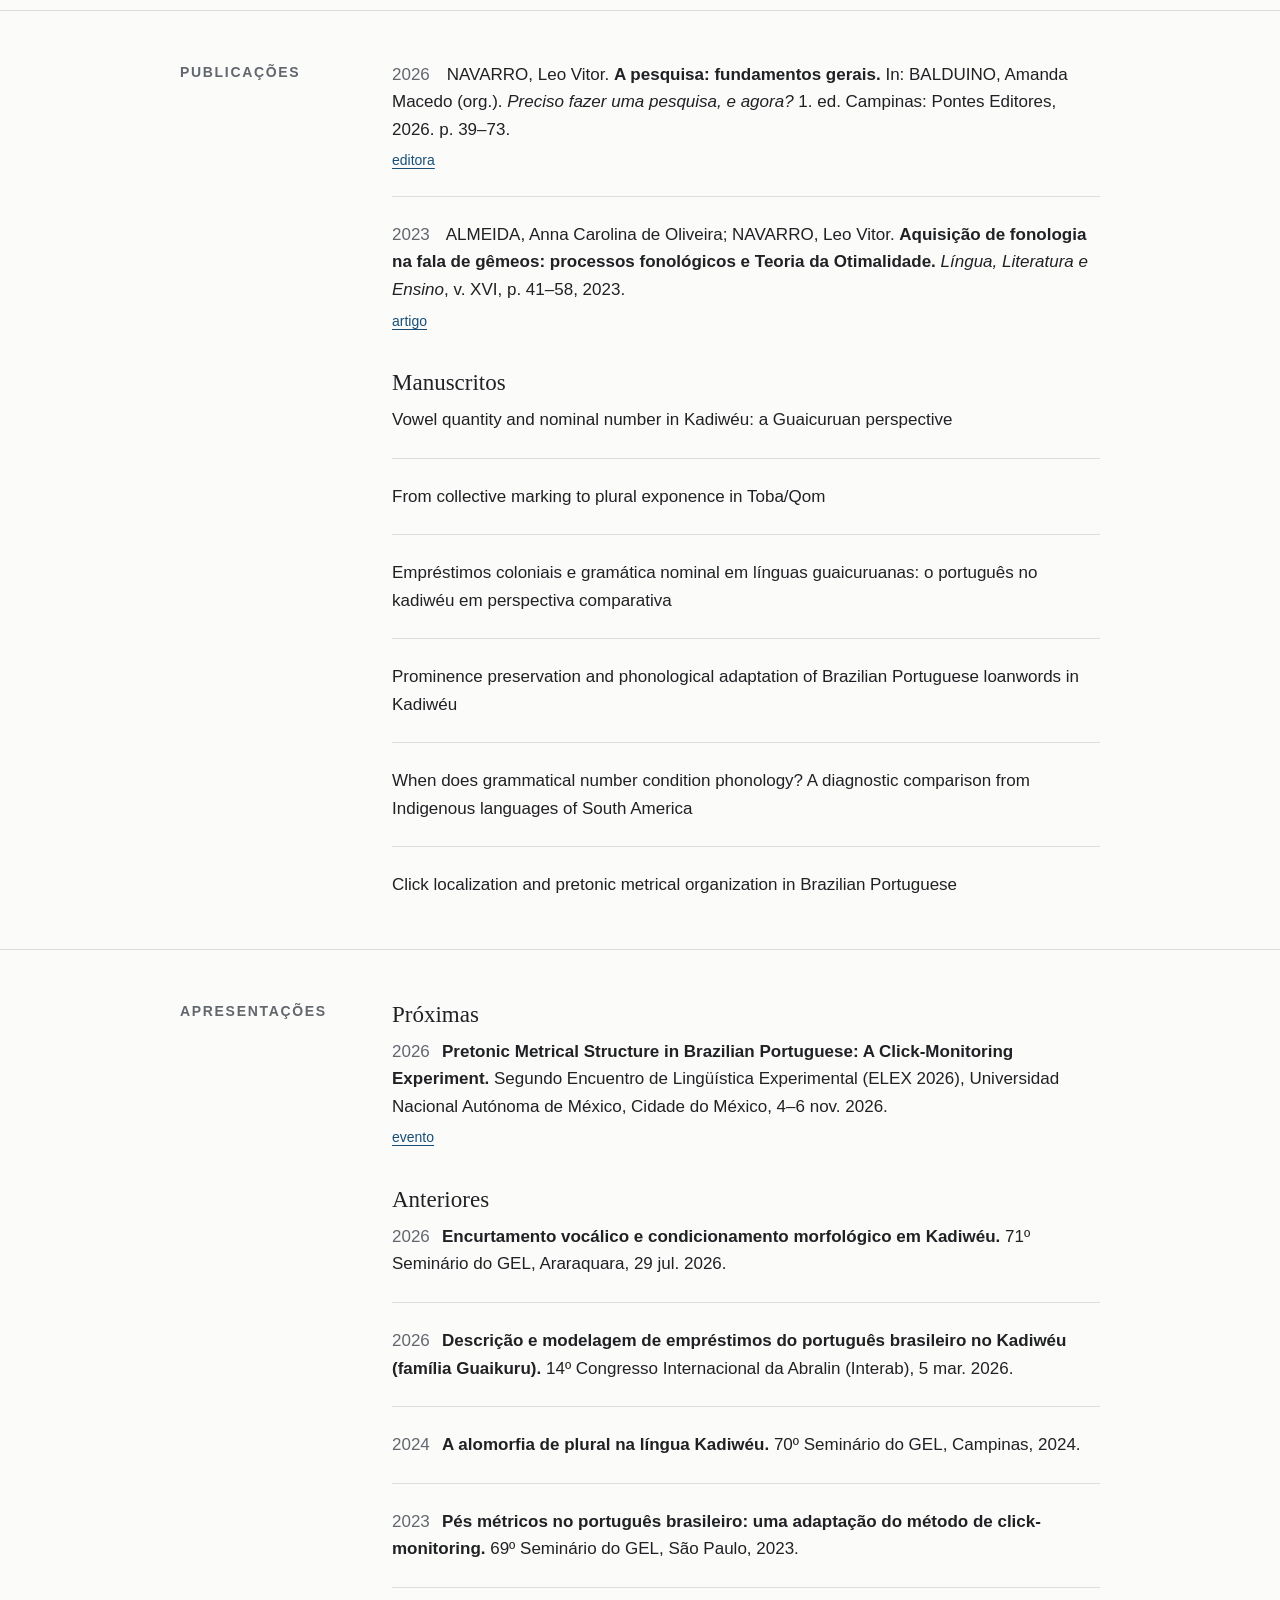
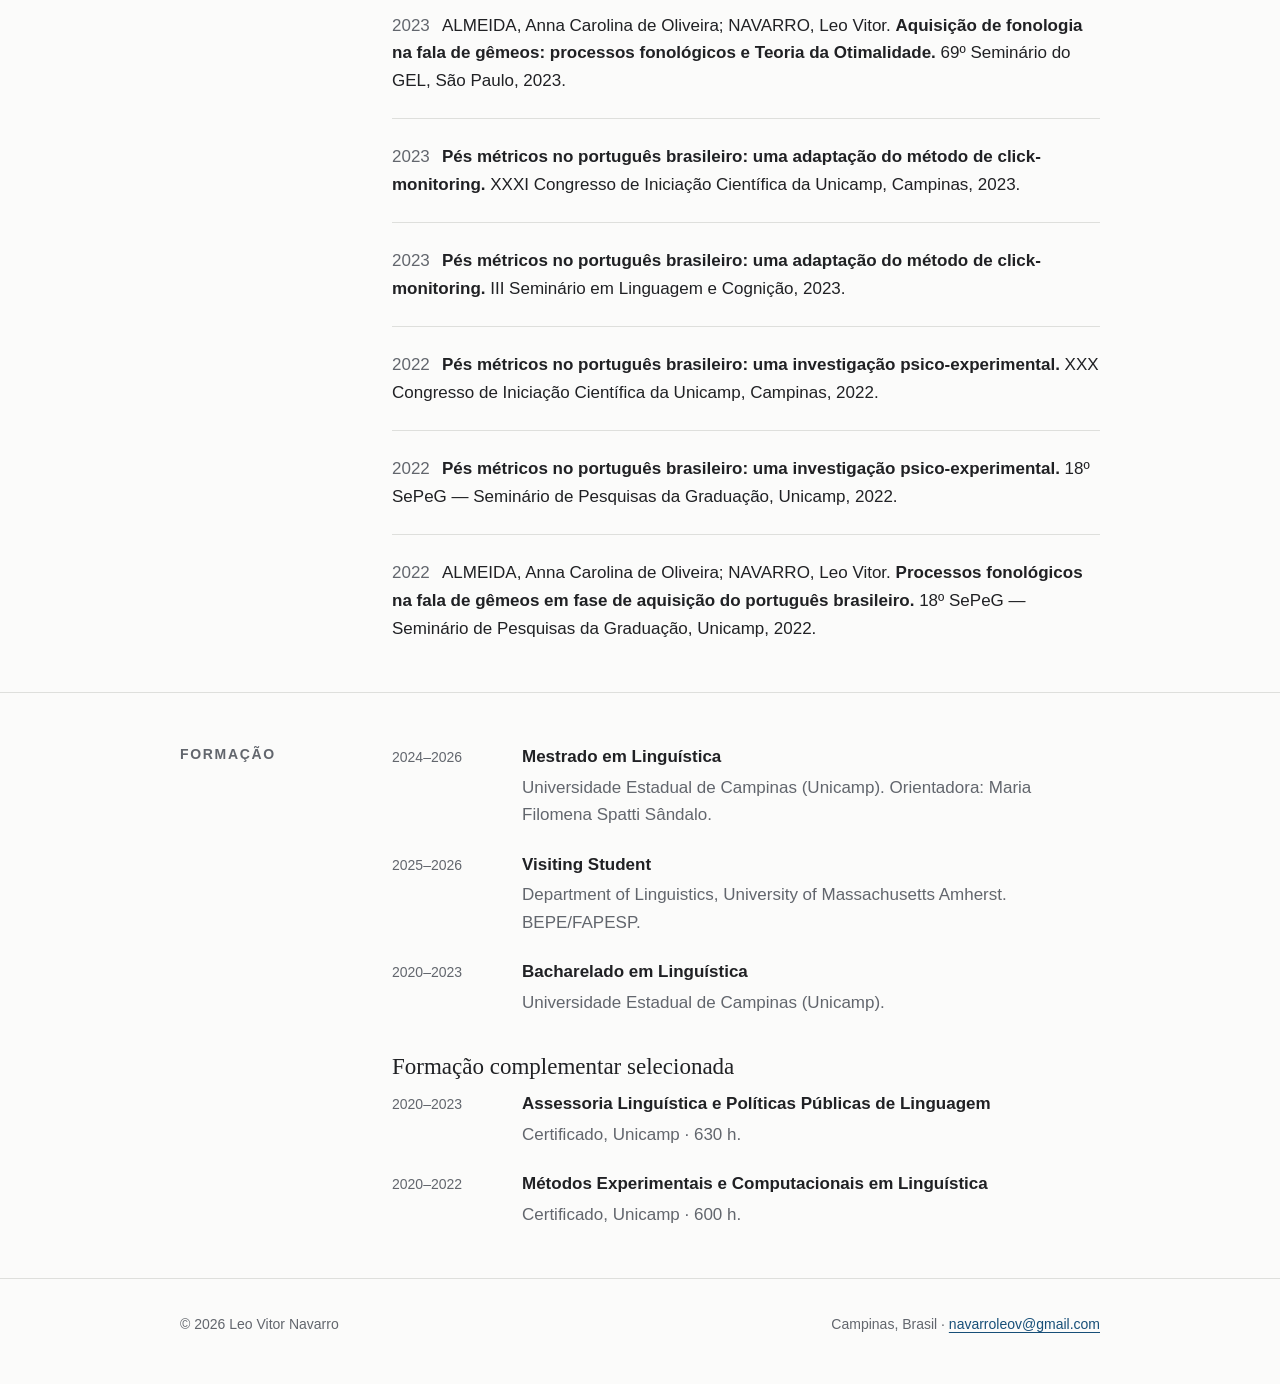
<file: pt/index.html>
<!doctype html>
<html lang="pt-BR">
<head>
  <meta charset="utf-8">
  <meta http-equiv="refresh" content="0; url=../">
  <link rel="canonical" href="../">
  <title>Leo Vitor Navarro</title>
</head>
<body>
  <p><a href="../">Leo Vitor Navarro</a></p>
</body>
</html>
</file>
<file: styles.css>
:root {
  --bg: #fbfbfa;
  --text: #202124;
  --muted: #62666d;
  --line: #dedfdc;
  --soft: #f2f2ef;
  --accent: #174f78;
  --max: 920px;
}
* { box-sizing: border-box; }
html { scroll-behavior: smooth; }
body { margin: 0; background: var(--bg); color: var(--text); font-family: -apple-system,BlinkMacSystemFont,"Segoe UI",Roboto,Helvetica,Arial,sans-serif; line-height: 1.62; font-size: 17px; }
a { color: var(--accent); text-decoration-thickness: 1px; text-underline-offset: 3px; }
a:hover { text-decoration-thickness: 2px; }
.container { width: min(calc(100% - 40px), var(--max)); margin: 0 auto; }
.skip-link { position: absolute; left: -9999px; }
.skip-link:focus { left: 16px; top: 12px; background: white; padding: 8px 12px; z-index: 20; }
.site-header { border-bottom: 1px solid var(--line); background: rgba(251,251,250,.96); position: sticky; top: 0; z-index: 10; backdrop-filter: blur(8px); }
.nav { min-height: 64px; display: flex; align-items: center; justify-content: space-between; gap: 20px; }
.brand { color: var(--text); font-weight: 700; text-decoration: none; letter-spacing: -.01em; }
.nav-links { display: flex; flex-wrap: wrap; gap: 18px; align-items: center; font-size: 14px; }
.nav-links a { color: var(--muted); text-decoration: none; }
.nav-links a:hover { color: var(--text); }
.lang { border-left: 1px solid var(--line); padding-left: 18px; }
.hero { padding: 72px 0 54px; }
.eyebrow { text-transform: uppercase; letter-spacing: .12em; font-size: 12px; font-weight: 700; color: var(--muted); margin: 0 0 16px; }
h1 { font-family: Georgia,"Times New Roman",serif; font-size: clamp(42px,7vw,64px); line-height: 1.02; letter-spacing: -.03em; margin: 0 0 18px; font-weight: 500; }
.lead { font-family: Georgia,"Times New Roman",serif; font-size: clamp(20px,3vw,26px); line-height: 1.45; margin: 0; max-width: 780px; }
.quick-links { display: flex; flex-wrap: wrap; gap: 10px 18px; margin-top: 24px; font-size: 15px; }
.quick-links a { text-decoration: none; border-bottom: 1px solid #b9c7d0; }
section { padding: 50px 0; border-top: 1px solid var(--line); }
.section-grid { display: grid; grid-template-columns: 170px 1fr; gap: 42px; }
h2 { margin: 0; font-size: 14px; text-transform: uppercase; letter-spacing: .12em; color: var(--muted); }
h3 { font-family: Georgia,"Times New Roman",serif; font-size: 23px; line-height: 1.3; font-weight: 500; margin: 0 0 8px; }
p { margin-top: 0; }
.content > *:last-child { margin-bottom: 0; }
.interests { display: flex; flex-wrap: wrap; gap: 9px; margin: 4px 0 0; padding: 0; list-style: none; }
.interests li { background: var(--soft); border: 1px solid var(--line); border-radius: 999px; padding: 5px 11px; font-size: 14px; }
.project { padding: 0 0 24px; margin: 0 0 24px; border-bottom: 1px solid var(--line); }
.project:last-child { border-bottom: 0; padding-bottom: 0; margin-bottom: 0; }
.project p { color: var(--muted); margin-bottom: 8px; }
.meta { font-size: 14px; color: var(--muted); }
.biblio { list-style: none; padding: 0; margin: 0; }
.biblio li { padding: 0 0 24px; margin: 0 0 24px; border-bottom: 1px solid var(--line); }
.biblio li:last-child { border-bottom: 0; margin-bottom: 0; padding-bottom: 0; }
.biblio .year { display: inline-block; min-width: 50px; color: var(--muted); font-variant-numeric: tabular-nums; }
.biblio .title { font-weight: 650; }
.biblio .links { margin-top: 6px; font-size: 14px; }
.biblio .links a { margin-right: 12px; }
.timeline { display: grid; gap: 22px; }
.timeline-item { display: grid; grid-template-columns: 110px 1fr; gap: 20px; }
.timeline-item .date { color: var(--muted); font-size: 14px; padding-top: 3px; }
.timeline-item strong { display: block; }
.timeline-item p { color: var(--muted); margin: 3px 0 0; }
footer { border-top: 1px solid var(--line); padding: 34px 0 48px; color: var(--muted); font-size: 14px; }
.footer-row { display: flex; justify-content: space-between; gap: 20px; flex-wrap: wrap; }
@media (max-width: 760px) {
  .site-header { position: static; }
  .nav { align-items: flex-start; padding: 18px 0; }
  .nav-links { justify-content: flex-end; gap: 10px 14px; }
  .nav-links .optional { display: none; }
  .hero { padding-top: 46px; }
  .section-grid { grid-template-columns: 1fr; gap: 18px; }
  .timeline-item { grid-template-columns: 82px 1fr; gap: 14px; }
}
@media (max-width: 430px) {
  .container { width: min(calc(100% - 28px), var(--max)); }
  .nav { display: block; }
  .brand { display: block; margin-bottom: 10px; }
  .nav-links { justify-content: flex-start; }
  .lang { padding-left: 0; border-left: 0; }
  h1 { font-size: 43px; }
}
</file>
